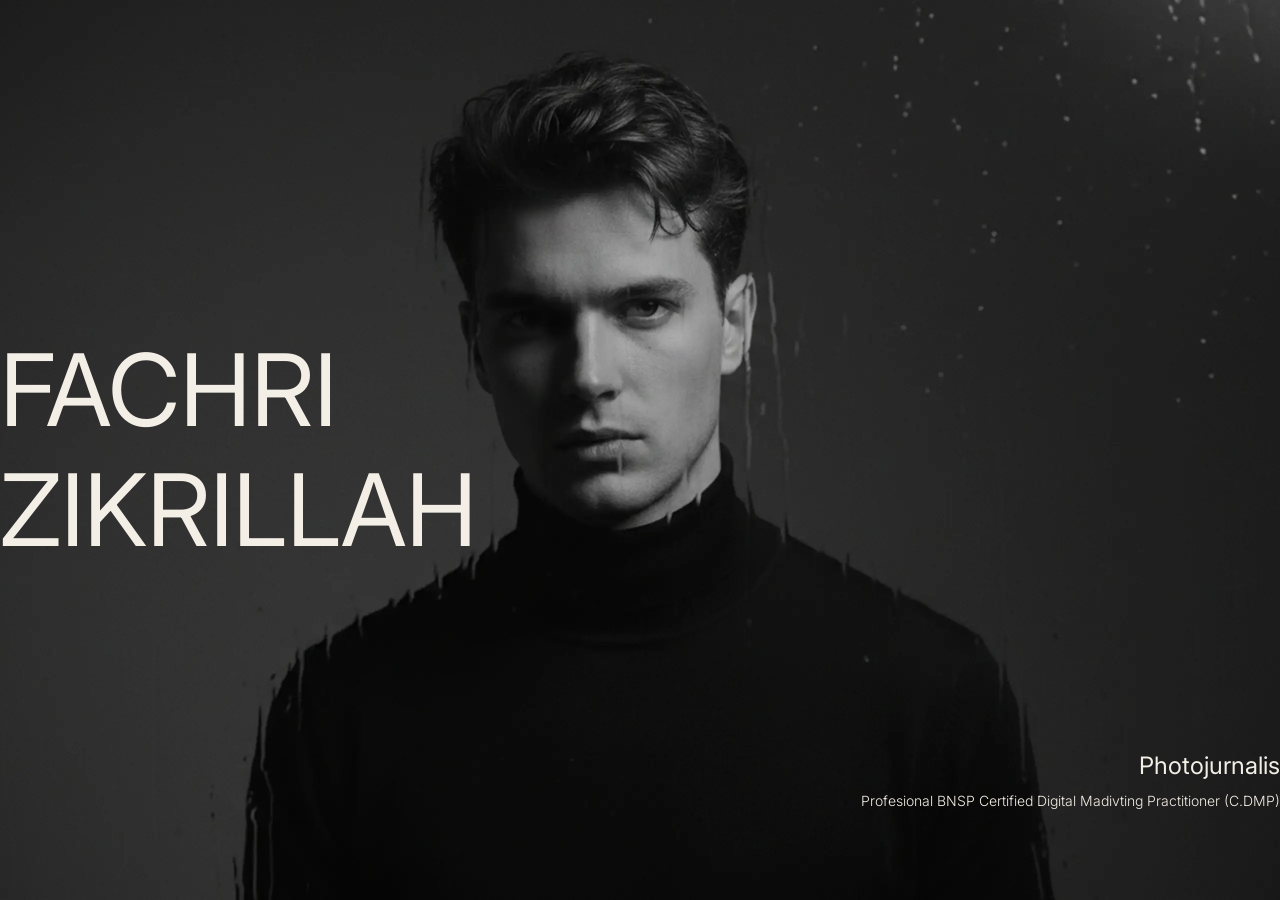
<file: about-me.html>
<!DOCTYPE html>
<html lang="en">
    <head>
        <meta charset="UTF-8" />
        <meta name="viewport" content="width=device-width, initial-scale=1.0" />
        <title>Fachri Zikrillah</title>
        <link rel="preconnect" href="https://fonts.googleapis.com" />
        <link rel="preconnect" href="https://fonts.gstatic.com" crossorigin />
        <link
            href="https://fonts.googleapis.com/css2?family=Inter:ital,opsz,wght@0,14..32,100..900;1,14..32,100..900&family=PT+Sans+Narrow:wght@400;700&display=swap"
            rel="stylesheet"
        />
        <link rel="stylesheet" href="style.css" />
        <link href="https://unpkg.com/aos@2.3.1/dist/aos.css" rel="stylesheet">
    </head>
<body>
    <section class="about-me">
        <div class="clip-expand-animation">
            <img src="me.webp" alt="" class="about-me__background" />

            <div class="about-me__container">
                <div class="about-me__name">
                    <div class="about-me__text-reveal">FACHRI</div>
                    <div class="about-me__text-reveal">ZIKRILLAH</div>
                </div>
                <div class="about-me__desc">
                    <div class="about-me__role about-me__text-reveal">Photojurnalis</div>
                    <div class="about-me__text-reveal">Profesional BNSP Certified Digital Madivting Practitioner (C.DMP)</div>
                </div>
            </div>
        </div>
    </section>

    <section class="me" style="display: none;" id="me">
        <div class="me__section">
            <div class="me__label" data-aos="fade-up">ABOUT ME</div>
            <div class="me__title" data-aos="fade-up" data-aos-delay="100">
                I am a passionate visual storyteller, blending photojournalism with a sharp eye for commercial
                aesthetics. My work is driven by the desire to capture fleeting moments and
                translate them into timeless visual narratives.
            </div>
            <div class="me__desc" data-aos="fade-up" data-aos-delay="100">
                With a background in both art direction and certified digital marketing, I bring a unique perspective
                to every project, ensuring that the images not only look beautiful but also communicate effectively to
                the target audience.
            </div>
        </div>
        <div class="me__section">
            <div class="me__label" data-aos="fade-up">AWARDS & RECOGNITION</div>
            <div class="me__awards">
                <div class="award" data-aos="fade-up" data-aos-delay="100">
                    <div class="award__title">Sony World Photography Awards</div>
                    <div class="award__year">2023</div>
                    <div class="award__desc">National Award Winner</div>
                </div>
                <div class="award" data-aos="fade-up" data-aos-delay="200">
                    <div class="award__title">International Photography Awards</div>
                    <div class="award__year">Honorable Mention - Editorial</div>
                    <div class="award__desc">2022</div>
                </div>
                <div class="award" data-aos="fade-up" data-aos-delay="300">
                    <div class="award__title">BNSP Excellence</div>
                    <div class="award__year">Digital Marketing Campaign of the Year</div>
                    <div class="award__desc">2001</div>
                </div>
            </div>
        </div>
    </section>



    <script src="https://unpkg.com/aos@2.3.1/dist/aos.js"></script>

    <script>
        window.scrollTo(0, 0);
        document.body.style.overflow = 'hidden';

        const lockTouch = (e) => e.preventDefault();
        document.addEventListener('touchmove', lockTouch, { passive: false });

        setTimeout(() => {
            document.body.style.overflow = '';
            document.removeEventListener('touchmove', lockTouch);

            document.getElementById('me').style = '';
            AOS.init();
        }, 2500);
    </script>
</body>
</html>
</file>
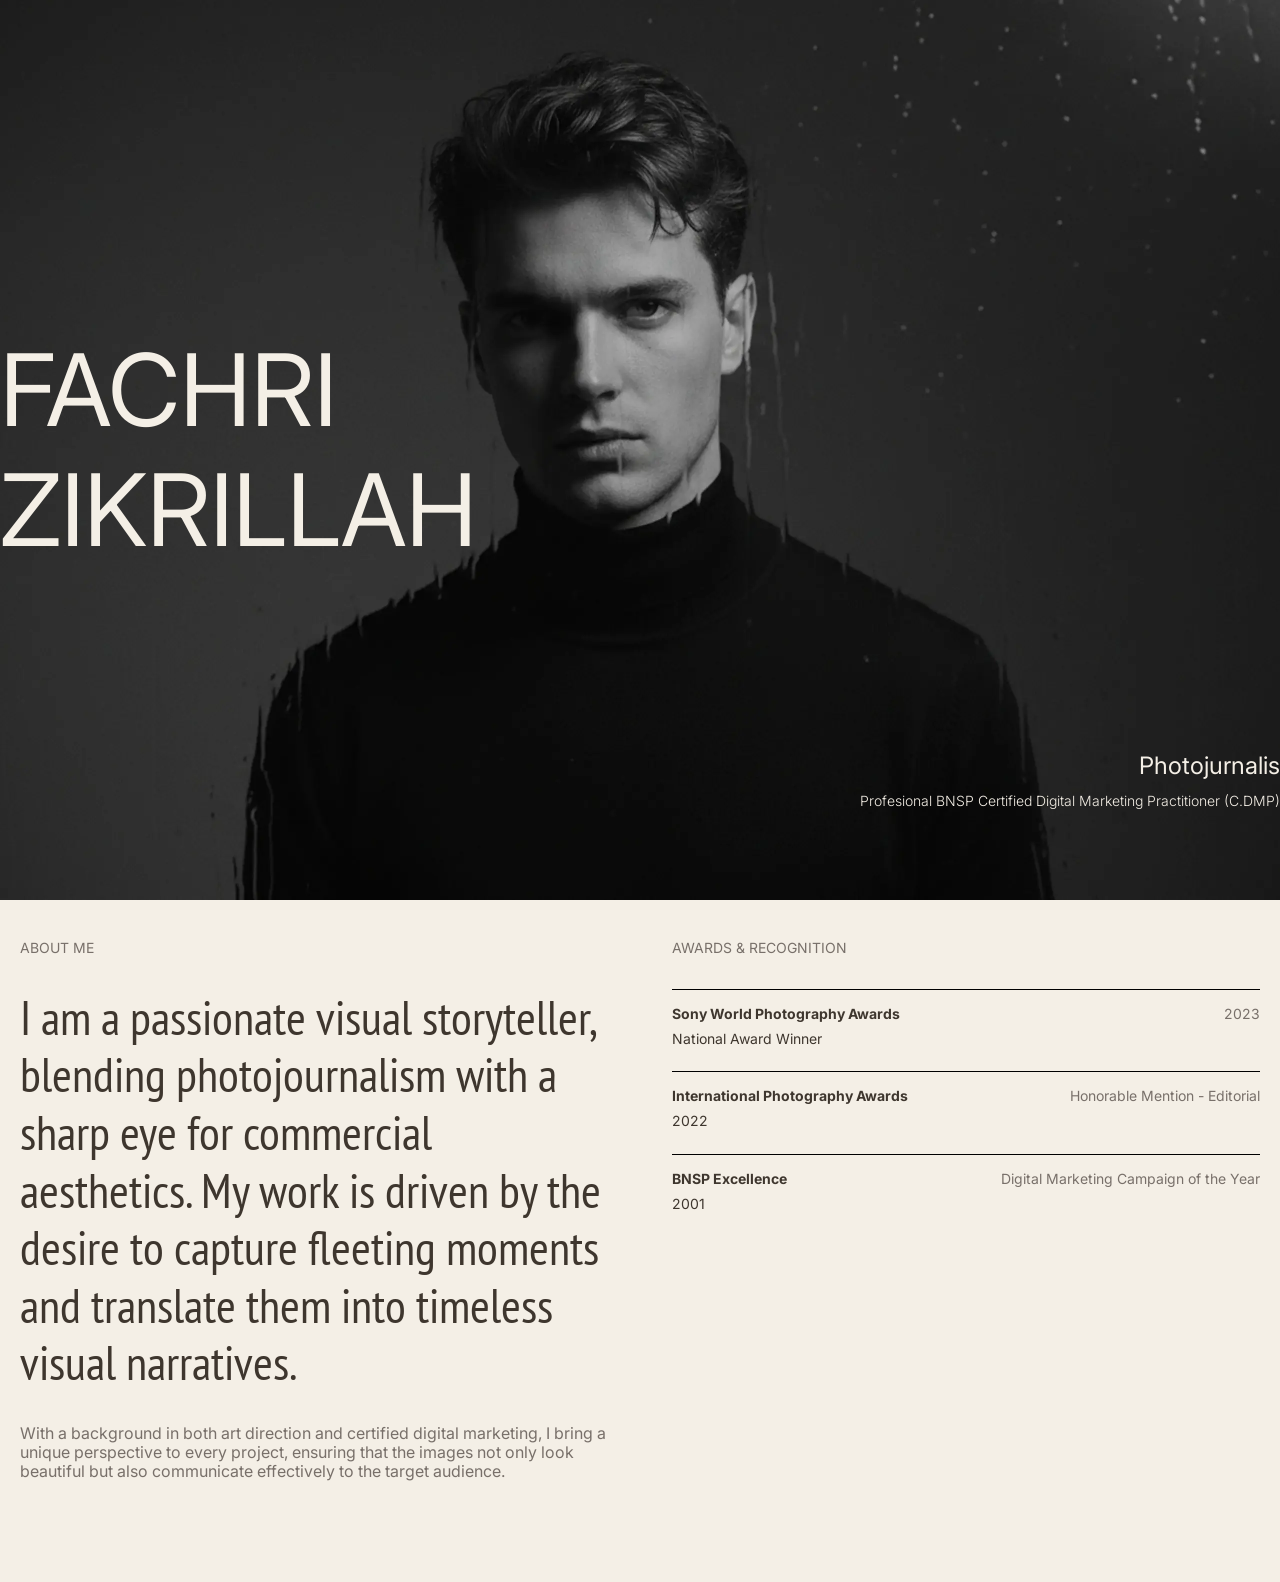
<file: about_me.html>
<!DOCTYPE html>
<html lang="en">
    <head>
        <meta charset="UTF-8" />
        <meta name="viewport" content="width=device-width, initial-scale=1.0" />
        <title>Fachri Zikrillah</title>
        <link rel="preconnect" href="https://fonts.googleapis.com" />
        <link rel="preconnect" href="https://fonts.gstatic.com" crossorigin />
        <link
            href="https://fonts.googleapis.com/css2?family=Inter:ital,opsz,wght@0,14..32,100..900;1,14..32,100..900&family=PT+Sans+Narrow:wght@400;700&display=swap"
            rel="stylesheet"
        />
        <link rel="stylesheet" href="style.css" />
    </head>
<body>
    <section class="about-me">
        <div class="clip-expand-animation">
            <img src="me.webp" alt="" class="about-me__background " />

            <div class="about-me__container">
                <div class="about-me__name">
                    <div>FACHRI</div>
                    <div>ZIKRILLAH</div>
                </div>
                <div class="about-me__desc">
                    <div class="about-me__role">Photojurnalis</div>
                    <div>Profesional BNSP Certified Digital Marketing Practitioner (C.DMP)</div>
                </div>
            </div>
        </div>
    </section>

    <section class="me">
        <div class="me__section">
            <div class="me__label">ABOUT ME</div>
            <div class="me__title">
                I am a passionate visual storyteller, blending photojournalism with a sharp eye for commercial
                aesthetics. My work is driven by the desire to capture fleeting moments and
                translate them into timeless visual narratives.
            </div>
            <div class="me__desc">
                With a background in both art direction and certified digital marketing, I bring a unique perspective
                to every project, ensuring that the images not only look beautiful but also communicate effectively to
                the target audience.
            </div>
        </div>
        <div class="me__section">
            <div class="me__label">AWARDS & RECOGNITION</div>
            <div class="me__awards">
                <div class="award">
                    <div class="award__title">Sony World Photography Awards</div>
                    <div class="award__year">2023</div>
                    <div class="award__desc">National Award Winner</div>
                </div>
                <div class="award">
                    <div class="award__title">International Photography Awards</div>
                    <div class="award__year">Honorable Mention - Editorial</div>
                    <div class="award__desc">2022</div>
                </div>
                <div class="award">
                    <div class="award__title">BNSP Excellence</div>
                    <div class="award__year">Digital Marketing Campaign of the Year</div>
                    <div class="award__desc">2001</div>
                </div>
            </div>
        </div>
    </section>
</body>
</html>
</file>
<file: style.css>
@property --cropped-text-reveal {
    syntax: "<percentage>";
    initial-value: 0%;
    inherits: false;
}

@property --photo-translate-x-shift {
    syntax: "<length>";
    initial-value: 0px;
    inherits: false;
}

@property --photo-translate-x {
    syntax: "<percentage>";
    initial-value: 0%;
    inherits: false;
}

@property --photo-translate-y {
    syntax: "<percentage>";
    initial-value: 0%;
    inherits: false;
}

@property --photo-left {
    syntax: "<percentage>";
    initial-value: 0%;
    inherits: false;
}

@property --photo-rotate {
    syntax: "<angle>";
    initial-value: 0deg;
    inherits: false;
}

@keyframes scaleDown1 {
    to {
        transform: scale(1.7);
    }
}

@keyframes scaledown-hold {
    to {
        transform: scale(1.5);
    }
}

@keyframes scaleDown2 {
    to {
        transform: scale(1);
    }
}

@keyframes clip-in {
    from {
        clip-path: polygon(50% 50%, 50% 50%, 50% 50%, 50% 50%);
    }
    to {
        clip-path: polygon(40.45% 26.5%, 59.55% 26.5%, 59.55% 73.5%, 40.45% 73.5%);
    }
}

@keyframes clip-hold {
    from {
        clip-path: polygon(40.45% 26.5%, 59.55% 26.5%, 59.55% 73.5%, 40.45% 73.5%);
    }
    to {
        clip-path: polygon(39.25% 23.5%, 60.75% 23.5%, 60.75% 76.5%, 39.25% 76.5%);
    }
}

@keyframes clip-expand {
    from {
        clip-path: polygon(39.25% 23.5%, 60.75% 23.5%, 60.75% 76.5%, 39.25% 76.5%);
    }
    to {
        clip-path: polygon(0% 0%, 100% 0%, 100% 100%, 0% 100%);
    }
}

@keyframes slideIn {
    from {
        transform: translateY(100%);
    }

    to {
        transform: translateY(0);
    }
}

@keyframes croppedText {
    to {
        --cropped-text-reveal: 100%;
    }
}
/*
    START: RESET
    Josh's Custom CSS Reset (with customization)
    https://www.joshwcomeau.com/css/custom-css-reset/
*/
:root {
    --color-white: #f4efe6;
    --color-white-2: #ebe5da;
    --color-white-3: rgb(244 239 230 / 0.6);
    --color-dark-brown: #3e362e;
    --color-soft-brown: #78706a;

    /* THEME COLOR */
    --color-background: var(--color-white);
    --color-background-foreground: var(--color-dark-brown);
    --color-background-secondary: var(--color-white-2);

    --color-primary: var(--color-dark-brown);
    --color-primary-foreground: var(--color-white);

    --color-text-primary: var(--color-dark-brown);
    --color-text-secondary: var(--color-soft-brown);
    --color-muted: var(--color-white-3);

    --font-sans: "PT Sans Narrow", sans-serif;
    --font-sans-serif: "Inter", sans-serif;

    --max-content-width: 1320px;
    --min-content-padding: 20px;
    --rounded-corner: 16px;
}

*,
*::after,
*::before {
    margin: 0;
    padding: 0;
    box-sizing: border-box;
}

html {
    color-scheme: only light;
}

@media (prefers-reduced-motion: no-preference) {
    html {
        interpolate-size: allow-keywords;
    }
}

body {
    -webkit-font-smoothing: antialiased;
    font: 400 16px/1.2 var(--font-sans);
    color: var(--color-text-primary);
    background-color: var(--color-background);
}

img,
picture,
video,
canvas,
svg {
    display: block;
    max-width: 100%;
}

input,
button,
textarea,
select {
    font: inherit;
}

p,
h1,
h2,
h3,
h4,
h5,
h6 {
    overflow-wrap: break-word;
}

p {
    text-wrap: pretty;
}

h1,
h2,
h3,
h4,
h5,
h6 {
    text-wrap: balance;
    font: inherit;
}

#root,
#__next {
    isolation: isolate;
}
/* END: RESET */

/* START: ANIMATION */
@keyframes moveUp {
    from {
        transform: translateY(0);
    }

    to {
        transform: translateY(-100%);
    }
}

@keyframes hide {
    to {
        display: none;
    }
}
/* END: ANIMATION */

/* START: UTILS */
.background-secondary {
    background-color: var(--color-background-secondary) !important;
}

.text-primary-foreground {
    color: var(--color-primary-foreground) !important;
}
/* END: UTILS */

.container {
    max-width: var(--max-content-width);
    width: 100%;
    padding: 0 var(--min-content-padding);
    margin-left: auto;
    margin-right: auto;
}

/* START: HERO */
.hero {
    display: flex;
    flex-direction: column;
    justify-content: center;
    align-items: center;

    min-height: 100vh;

    background-color: var(--color-background);
    position: relative;
}

.hero__title {
    font-size: clamp(40px, 14vw, 150px);
    text-align: center;

    > * {
        white-space: wrap;
    }
}

.hero__tiles {
    display: flex;
    position: absolute;
    top: 0;
    left: 0;
    right: 0;
    bottom: 0;

    > * {
        --animation-delay: 0s;
        flex: 1;
        width: 100%;
        animation: moveUp 0.3s ease-in forwards;
        background-color: white;
        animation-delay: var(--animation-delay);
    }
}
/* END: HERO */

/* START: GALLERY */
.gallery {
    background-color: var(--color-background-secondary);
}

.gallery__container {
    max-width: var(--max-content-width);
    padding: var(--min-content-padding);
    margin: 0 auto;

    display: grid;
    grid-template-columns: 300px 1fr;
    gap: 60px;
}

.gallery__photos {
    display: grid;
    grid-template-columns: 1fr 1fr;
    gap: 32px;

    > img {
        width: 100%;
    }
}

.gallery__sidebar {
    /* TODO: set sticky */
    display: flex;
    flex-direction: column;
    gap: 32px;
    font: 400 12px/1.2 var(--font-sans-serif);
    color: var(--color-text-secondary);
}

.gallery__categories {
    display: flex;
    flex-direction: column;
    gap: 16px;
    font: 400 14px/1.2 var(--font-sans-serif);

    > * {
        position: relative;
    }
}
.gallery__active {
    display: flex;
    align-items: center;
    color: var(--color-text-primary);
    font-weight: 700;
}
.gallery__active::before {
    content: ">";
    display: block;
    color: var(--color-text-primary);
    font: inherit;
}
/* END: GALLERY */

/* START: FOOTER */
.footer {
    background-color: var(--color-primary);
    color: var(--color-primary-foreground);
    padding: 40px 20px;
    text-align: center;
    padding: 64px;

    display: flex;
    flex-direction: column;
    align-items: center;
    gap: 24px;
}

.footer__sosmed {
    margin-bottom: 20px;
    color: var(--color-muted);
    display: flex;
    justify-content: flex-start;
    gap: 24px;
}

.footer__link {
    font: 400 14px/1.2 var(--font-sans-serif);
    text-decoration: none;

    &,
    &:visited {
        color: var(--color-muted);
    }

    &:hover {
        color: var(--color-primary-foreground);
    }
}

.footer__sosmed-email {
    font: 400 14px/1.2 var(--font-sans-serif);
    color: var(--color-white);
}

.footer__sosmed-icons {
    display: flex;
    justify-content: center;
    gap: 16px;

    img {
        height: 20px;
        aspect-ratio: 1;
    }

    > * {
        padding: 10px;
        color: var(--color-muted);
        background-color: var(--color-background-secondary);
        border-radius: 50px;
        display: flex;
        align-items: center;
        justify-content: center;
    }
}

.footer__nav {
    display: flex;
    gap: 24px;

    > * {
        text-decoration: none;

        &,
        &:visited {
            color: var(--color-muted);
        }

        &:hover {
            color: var(--color-primary-foreground);
        }
    }
}

.footer__email {
    font: 400 14px/1.2 var(--font-sans-serif);
    text-decoration: none;

    &,
    &:visited {
        color: var(--color-muted);
    }

    &:hover {
        color: var(--color-primary-foreground);
    }
}
/* END: FOOTER */

/* START about-ME */
.about-me {
    position: relative;
    isolation: isolate;
    background-color: black;
}

.clip-expand-animation {
    animation:
        clip-in 0.75s cubic-bezier(1, 0.327, 0.301, 0.998) forwards,
        clip-hold 0.25s linear 0.75s forwards,
        clip-expand 0.75s cubic-bezier(1, 0.327, 0.301, 0.998) 1s forwards;
}

.cropped-text-animation {
    animation: croppedText 0.75s ease-in-out forwards 1.75s;
    color: transparent;
    background-clip: text;
}

.about-me__overlay {
    position: absolute;
    top: 0;
    left: 0;
    right: 0;
    bottom: 0;
    background-color: black;
    transform-origin: 50% 50%;
}

.about-me__content {
    position: relative;
    z-index: 2;
}

.about-me__container {
    position: relative;
    max-width: var(--max-content-width);
    padding: var(--min-content-padding);
    margin: 0 auto;
    min-height: 100vh;
}

.about-me__name {
    position: absolute;
    top: 50%;
    left: 0;
    transform: translateY(-50%);
    font: 400 100px/1.2 var(--font-sans-serif);
    color: var(--color-white);
    z-index: 1;
}

.about-me__desc {
    position: absolute;
    bottom: 10%;
    right: 0;
    font: 300 14px/1.2 var(--font-sans-serif);
    white-space: nowrap;
    color: var(--color-white);

    display: flex;
    flex-direction: column;
    gap: 12px;
    text-align: end;
}

.about-me__role {
    font: 400 24px/1.2 var(--font-sans-serif);
}

.about-me__text-reveal {
    color: transparent;
    background: linear-gradient(
        to top,
        transparent 0,
        transparent calc(100% - var(--cropped-text-reveal)),
        var(--color-white) calc(100% - var(--cropped-text-reveal))
    );
    background-clip: text;
    animation:
        slideIn 0.75s ease-in-out forwards 1.75s,
        croppedText 0.75s ease-in-out forwards 1.75s;
}

.about-me__background {
    position: absolute;
    top: 0;
    left: 0;
    width: 100%;
    height: 100%;
    min-height: 100vh;
    object-fit: cover;
    transform-origin: 50% 50%;
    will-change: transform clip-path;
    transform: scale(2.4);
    animation:
        scaleDown1 0.75s cubic-bezier(1, 0.327, 0.301, 0.998) forwards,
        scaleDownHold 0.25s ease-in-out 0.75s forwards,
        scaleDown2 0.75s cubic-bezier(1, 0.327, 0.301, 0.998) 1s forwards;
}
/* END about-ME */

/* START: ME */
.me {
    display: grid;
    grid-template-columns: 1fr 1fr;
    gap: 64px;

    max-width: var(--max-content-width);
    margin: 0 auto;
    padding: calc(2 * var(--min-content-padding)) var(--min-content-padding);
    padding-bottom: 100px;

    @media (max-width: 768px) {
        grid-template-columns: 1fr;
    }
}

.me__section {
    display: flex;
    flex-direction: column;
    gap: 32px;
}

.me__label {
    font: 400 14px/1.2 var(--font-sans-serif);
    color: var(--color-text-secondary);
}

.me__title {
    font: 400 48px/1.2 var(--font-sans);
    color: var(--color-text-primary);
}

.me__desc {
    font: 400 16px/1.2 var(--font-sans-serif);
    color: var(--color-text-secondary);
}

.me__awards {
    display: flex;
    flex-direction: column;
    gap: 24px;

    > * {
        padding-top: 16px;
        border-top: 1px solid black;
    }
}
/* END: ME */

/* START: AWARD */
.award {
    display: grid;
    grid-template-areas:
        "title year"
        "desc desc";
    grid-template-columns: 1fr auto;
    gap: 8px;
}

.award__title {
    grid-area: title;
    font: 700 14px/1.2 var(--font-sans-serif);
    color: var(--color-text-primary);
}

.award__year {
    grid-area: year;
    font: 400 14px/1.2 var(--font-sans-serif);
    color: var(--color-text-secondary);
}

.award__desc {
    grid-area: desc;
    font: 400 14px/1.2 var(--font-sans-serif);
}
/* END: AWARD */

/* START: CTA */
.cta {
    background-color: var(--color-background);
}

.cta__container {
    max-width: var(--max-content-width);
    padding: var(--min-content-padding);
    margin: 0 auto;

    min-height: 50vh;

    display: flex;
    flex-direction: column;
    align-items: center;
    justify-content: center;
    gap: 16px;
}

.cta__title {
    font: bold 48px/1.2 var(--font-sans-serif);
    color: var(--color-text-primary);
    text-align: center;
}

.cta__desc {
    font: 400 16px/1.2 var(--font-sans-serif);
    color: var(--color-text-secondary);
    margin-bottom: 10px;
}

.cta__actions {
    display: flex;
    flex-direction: column;
    align-items: center;
    gap: 20px;
}

/* ── Primary button — lens slide ── */
.cta__button {
    position: relative;
    display: inline-block;
    width: 192px;
    height: 48px;
    overflow: hidden;

    border: 1px solid var(--color-background-foreground);
    border-radius: 4px;
    text-decoration: none;
    cursor: pointer;
}

.cta__button-track {
    position: absolute;
    inset: 0;
    display: flex;
    flex-direction: column;
    transition: transform 0.38s cubic-bezier(0.4, 0, 0.2, 1);
}

.cta__button-row {
    flex: 0 0 100%;
    display: flex;
    align-items: center;
    justify-content: center;
    gap: 8px;

    font: 400 14px/1.2 var(--font-sans-serif);
}

.cta__button-row:first-child {
    color: var(--color-background-foreground);
}

.cta__button-row:last-child {
    color: var(--color-background);
    background-color: var(--color-background-foreground);
}

.cta__button:hover .cta__button-track {
    transform: translateY(-100%);
}

/* ── Secondary — subtle text link ── */
.cta__link {
    display: inline-flex;
    align-items: center;
    gap: 5px;

    font: 400 13px/1.2 var(--font-sans-serif);
    color: var(--color-text-secondary);
    text-decoration: none;

    border-bottom: 1px solid transparent;
    padding-bottom: 1px;

    transition:
        color 0.2s ease,
        border-color 0.2s ease;
}

.cta__link:hover {
    color: var(--color-text-primary);
    border-bottom-color: var(--color-text-primary);
}
/* END: CTA */

/* START: PHOTOS */
.photos {
    height: 100vh;
    background-color: var(--color-background-secondary);
    overflow: hidden;
}

.photos__container {
    max-width: var(--max-content-width);
    padding: var(--min-content-padding);
    margin: 0 auto;
    height: 100%;

    display: grid;
    grid-template-rows: auto 1fr;
    gap: 64px;
}

.photos__title {
    font: 400 48px/1.2 var(--font-sans);
    color: var(--color-text-primary);
    text-align: center;

    display: flex;
    flex-direction: column;
    gap: 32px;
}

.photos__cards {
    display: flex;
    gap: 10px;
    position: relative;
}

@keyframes photoSlideIn {
    0% {
        left: 50%;
        transform: translate(-50%, -50%) translateY(100%) rotate(-30deg);
    }

    50% {
        left: calc(50% - var(--photo-translate-x-shift, 0px));
        transform: translate(-50%, -50%) translateY(0) rotate(-9deg);
    }

    100% {
        left: var(--photo-left, 50%);
        transform: translate(var(--photo-translate-x, 0%), -50%) translateY(var(--photo-translate-y, 0%)) rotate(var(--photo-rotate, 0deg));
    }
}

.photos__card {
    position: absolute;
    width: calc(100vw / 6);
    aspect-ratio: 1 / 1.5;
    cursor: pointer;
    isolation: isolate;

    left: 50%;
    top: 50%;
    transform: translate(-50%, -50%);
    animation: photoSlideIn 1.5s cubic-bezier(0.85, 0.09, 0.15, 0.91) forwards;

    &:nth-child(1) {
        --photo-translate-x: 0%;
        --photo-left: 0%;
        --photo-rotate: -12deg;
        --photo-translate-x-shift: 50px;
    }

    &:nth-child(2) {
        --photo-translate-x: 20%;
        --photo-left: 13.67%;
        --photo-rotate: -7.2deg;
        --photo-translate-x-shift: 40px;
    }

    &:nth-child(3) {
        --photo-translate-x: 40%;
        --photo-translate-y: -12%;
        --photo-left: 27.33%;
        --photo-rotate: -2.4deg;
        --photo-translate-x-shift: 30px;
    }

    &:nth-child(4) {
        --photo-translate-x: 60%;
        --photo-translate-x-shift: 20px;
        --photo-left: 40%;
        --photo-rotate: 2.4deg;
    }

    &:nth-child(5) {
        --photo-translate-x: 65%;
        --photo-translate-y: -5%;
        --photo-left: 53.67%;
        --photo-rotate: 7.2deg;
        --photo-translate-x-shift: 10px;
    }

    &:nth-child(6) {
        --photo-translate-x: 100%;
        --photo-left: 63.33%;
        --photo-rotate: 12deg;
        --photo-translate-x-shift: 0px;
    }

    > img {
        position: relative;
        border-radius: var(--rounded-corner);
        z-index: 2;
        height: 100%;
    }

    &:hover {
        .photos__card-title {
            transform: translate(-50%, calc(-100% - 12px));
            opacity: 1;
        }
    }
}

.photos__card-title {
    font: 400 14px/1.2 var(--font-sans-serif);
    color: var(--color-primary-foreground);
    background-color: var(--color-primary);
    border-radius: 999999px;
    padding: 9px 18px;
    position: absolute;
    left: 50%;
    top: 0;
    transform: translate(-50%, 0);
    transition:
        transform 0.3s ease,
        opacity 0.3s ease;
    opacity: 0;
    z-index: 1;
}
/* END: PHOTOS */
</file>
